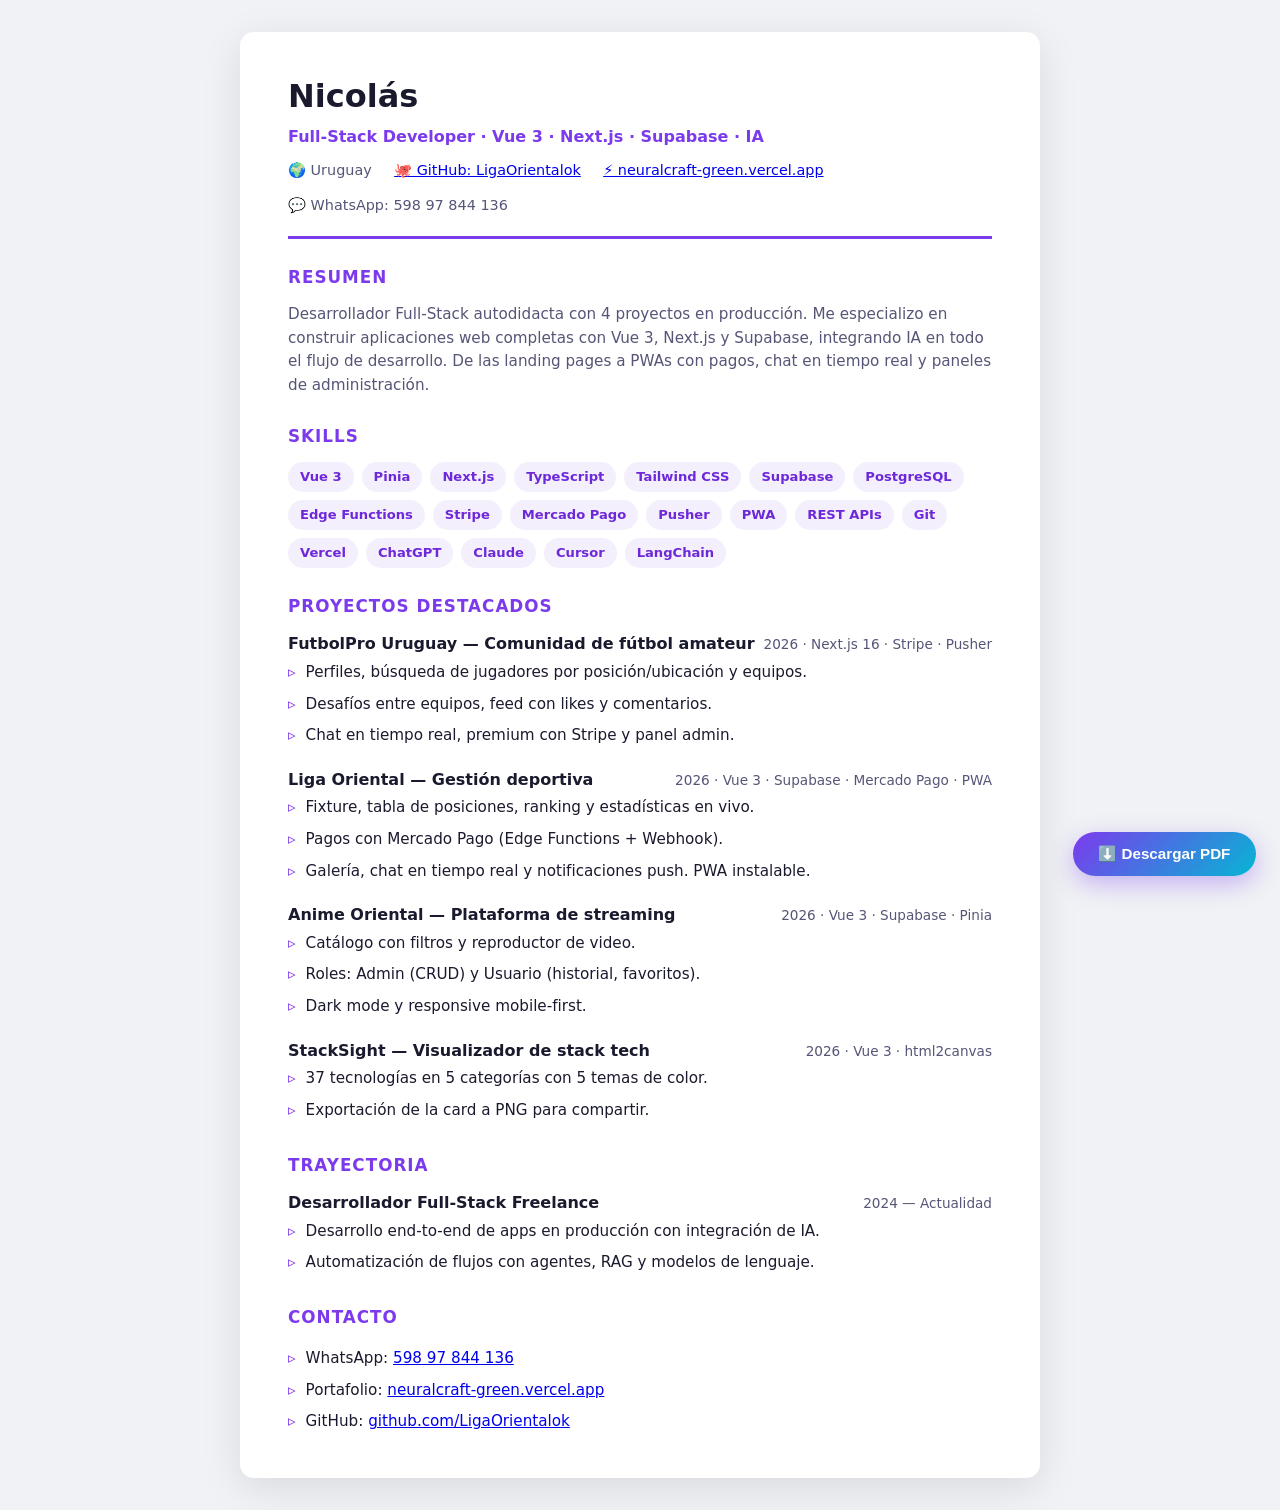
<file: cv.html>
<!DOCTYPE html>
<html lang="es">
<head>
  <meta charset="UTF-8" />
  <meta name="viewport" content="width=device-width, initial-scale=1.0" />
  <title>CV — Nicolás · Full-Stack Developer</title>
  <meta name="robots" content="noindex, follow" />
  <meta name="description" content="Curriculum Vitae de Nicolás — Full-Stack Developer especializado en Vue 3, Next.js, Supabase e IA." />
  <style>
    * { margin: 0; padding: 0; box-sizing: border-box; }
    body {
      font-family: 'Segoe UI', system-ui, sans-serif; color: #1a1a2e;
      background: #f0f2f5; line-height: 1.55; padding: 2rem 1rem;
    }
    .sheet {
      max-width: 800px; margin: 0 auto; background: #fff;
      border-radius: 14px; box-shadow: 0 10px 40px rgba(0,0,0,.1);
      padding: 2.5rem 3rem;
    }
    header { border-bottom: 3px solid #7c3aed; padding-bottom: 1.2rem; margin-bottom: 1.5rem; }
    header h1 { font-size: 2rem; }
    .role { color: #7c3aed; font-weight: 600; margin: .2rem 0 .6rem; }
    .contact-line { color: #555577; font-size: .9rem; display: flex; flex-wrap: wrap; gap: .8rem 1.4rem; }
    h2 {
      font-size: 1.05rem; text-transform: uppercase; letter-spacing: 1px;
      color: #7c3aed; margin: 1.6rem 0 .8rem;
    }
    p.desc { color: #555577; font-size: .95rem; }
    ul { list-style: none; }
    ul li { padding: .25rem 0 .25rem 1.1rem; position: relative; font-size: .95rem; }
    ul li::before { content: '▹'; position: absolute; left: 0; color: #7c3aed; }
    .job { margin-bottom: 1rem; }
    .job-head { display: flex; justify-content: space-between; align-items: baseline; flex-wrap: wrap; gap: .4rem; }
    .job-head strong { font-size: 1rem; }
    .job-head span { color: #555577; font-size: .85rem; }
    .skills-tags { display: flex; flex-wrap: wrap; gap: .5rem; }
    .skills-tags span {
      background: #f3effc; color: #6d28d9; font-size: .82rem;
      padding: .3rem .75rem; border-radius: 50px; font-weight: 600;
    }
    .print-btn {
      position: fixed; bottom: 1.5rem; right: 1.5rem;
      background: linear-gradient(135deg, #7c3aed, #06b6d4); color: #fff; border: none;
      padding: .8rem 1.6rem; border-radius: 50px; font-weight: 600; cursor: pointer;
      font-size: .95rem; box-shadow: 0 8px 25px rgba(124,58,237,.35); transition: transform .2s;
    }
    .print-btn:hover { transform: translateY(-2px); }
    @media print {
      body { background: #fff; padding: 0; }
      .sheet { box-shadow: none; padding: 1rem 1.5rem; border-radius: 0; max-width: 100%; }
      .print-btn { display: none; }
    }
    @media (max-width: 600px) { .sheet { padding: 1.5rem; } }
  </style>
</head>
<body>
  <div class="sheet">
    <header>
      <h1>Nicolás</h1>
      <div class="role">Full-Stack Developer · Vue 3 · Next.js · Supabase · IA</div>
      <div class="contact-line">
        <span>🌍 Uruguay</span>
        <a href="https://github.com/LigaOrientalok" target="_blank" rel="noopener noreferrer">🐙 GitHub: LigaOrientalok</a>
        <a href="https://neuralcraft-green.vercel.app" target="_blank" rel="noopener noreferrer">⚡ neuralcraft-green.vercel.app</a>
        <span>💬 WhatsApp: 598 97 844 136</span>
      </div>
    </header>

    <h2>Resumen</h2>
    <p class="desc">
      Desarrollador Full-Stack autodidacta con 4 proyectos en producción. Me especializo en construir
      aplicaciones web completas con Vue 3, Next.js y Supabase, integrando IA en todo el flujo de desarrollo.
      De las landing pages a PWAs con pagos, chat en tiempo real y paneles de administración.
    </p>

    <h2>Skills</h2>
    <div class="skills-tags">
      <span>Vue 3</span><span>Pinia</span><span>Next.js</span><span>TypeScript</span><span>Tailwind CSS</span>
      <span>Supabase</span><span>PostgreSQL</span><span>Edge Functions</span><span>Stripe</span>
      <span>Mercado Pago</span><span>Pusher</span><span>PWA</span><span>REST APIs</span><span>Git</span>
      <span>Vercel</span><span>ChatGPT</span><span>Claude</span><span>Cursor</span><span>LangChain</span>
    </div>

    <h2>Proyectos Destacados</h2>
    <div class="job">
      <div class="job-head">
        <strong>FutbolPro Uruguay — Comunidad de fútbol amateur</strong>
        <span>2026 · Next.js 16 · Stripe · Pusher</span>
      </div>
      <ul>
        <li>Perfiles, búsqueda de jugadores por posición/ubicación y equipos.</li>
        <li>Desafíos entre equipos, feed con likes y comentarios.</li>
        <li>Chat en tiempo real, premium con Stripe y panel admin.</li>
      </ul>
    </div>
    <div class="job">
      <div class="job-head">
        <strong>Liga Oriental — Gestión deportiva</strong>
        <span>2026 · Vue 3 · Supabase · Mercado Pago · PWA</span>
      </div>
      <ul>
        <li>Fixture, tabla de posiciones, ranking y estadísticas en vivo.</li>
        <li>Pagos con Mercado Pago (Edge Functions + Webhook).</li>
        <li>Galería, chat en tiempo real y notificaciones push. PWA instalable.</li>
      </ul>
    </div>
    <div class="job">
      <div class="job-head">
        <strong>Anime Oriental — Plataforma de streaming</strong>
        <span>2026 · Vue 3 · Supabase · Pinia</span>
      </div>
      <ul>
        <li>Catálogo con filtros y reproductor de video.</li>
        <li>Roles: Admin (CRUD) y Usuario (historial, favoritos).</li>
        <li>Dark mode y responsive mobile-first.</li>
      </ul>
    </div>
    <div class="job">
      <div class="job-head">
        <strong>StackSight — Visualizador de stack tech</strong>
        <span>2026 · Vue 3 · html2canvas</span>
      </div>
      <ul>
        <li>37 tecnologías en 5 categorías con 5 temas de color.</li>
        <li>Exportación de la card a PNG para compartir.</li>
      </ul>
    </div>

    <h2>Trayectoria</h2>
    <div class="job">
      <div class="job-head"><strong>Desarrollador Full-Stack Freelance</strong><span>2024 — Actualidad</span></div>
      <ul>
        <li>Desarrollo end-to-end de apps en producción con integración de IA.</li>
        <li>Automatización de flujos con agentes, RAG y modelos de lenguaje.</li>
      </ul>
    </div>

    <h2>Contacto</h2>
    <ul>
      <li>WhatsApp: <a href="https://wa.me/59897844136" target="_blank" rel="noopener noreferrer">598 97 844 136</a></li>
      <li>Portafolio: <a href="https://neuralcraft-green.vercel.app" target="_blank" rel="noopener noreferrer">neuralcraft-green.vercel.app</a></li>
      <li>GitHub: <a href="https://github.com/LigaOrientalok" target="_blank" rel="noopener noreferrer">github.com/LigaOrientalok</a></li>
    </ul>
  </div>

  <button class="print-btn" onclick="window.print()">⬇️ Descargar PDF</button>
</body>
</html>
</file>
